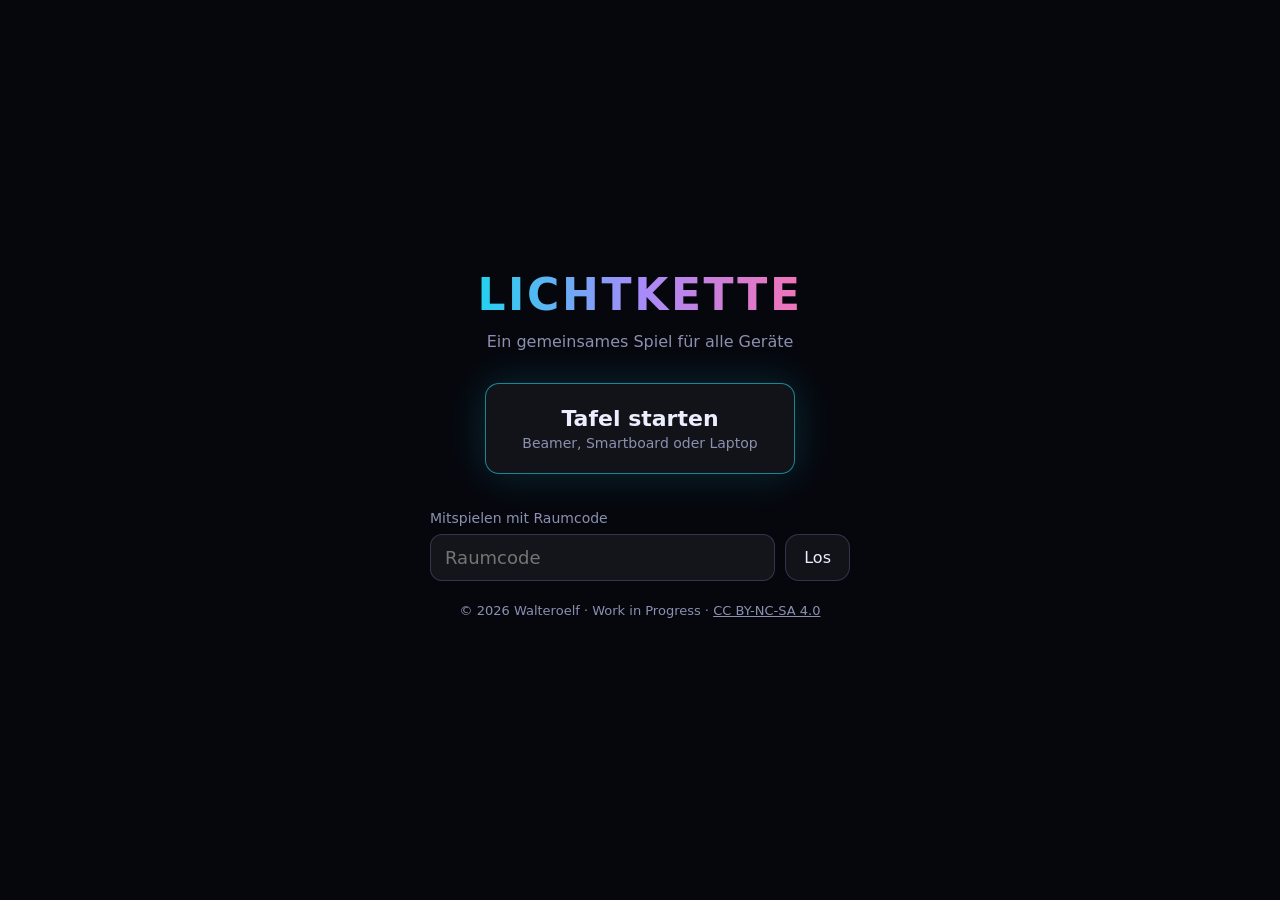
<file: index.html>
<!doctype html>
<html lang="de">
<head>
<meta charset="utf-8">
<meta name="viewport" content="width=device-width, initial-scale=1, maximum-scale=1, user-scalable=no, viewport-fit=cover">
<meta name="apple-mobile-web-app-capable" content="yes">
<meta name="mobile-web-app-capable" content="yes">
<meta name="apple-mobile-web-app-status-bar-style" content="black-translucent">
<meta name="theme-color" content="#06070d">
<meta name="build" content="20261127-1151">
<script>
// Neue Version erkennen: GitHub liefert Dateien bis zu 10 Minuten zwischengespeichert.
// version.json wird immer frisch geholt. Ist sie neuer als diese Seite, lädt sich die Seite einmal neu.
(function () {
  try {
    var m = document.querySelector('meta[name="build"]');
    var mine = m ? m.content : '';
    fetch('version.json?_=' + Date.now(), { cache: 'no-store' })
      .then(function (r) { return r.ok ? r.json() : null; })
      .then(function (j) {
        if (!j || !j.build || j.build === mine) return;
        var key = 'lk_reload_' + j.build;
        if (sessionStorage.getItem(key)) return; // nur einmal pro Version, damit es nie in einer Schleife endet
        sessionStorage.setItem(key, '1');
        var u = new URL(location.href);
        u.searchParams.set('v', j.build);
        location.replace(u.toString());
      })
      .catch(function () { /* offline: die vorhandene Version weiterbenutzen */ });
  } catch (e) { /* ältere Browser */ }
})();
</script>
<title>Lichtkette</title>
<link rel="apple-touch-icon" href="icon-180.png">
<link rel="icon" type="image/png" sizes="192x192" href="icon-192.png">
<link rel="stylesheet" href="style.css?v=20261127-1151">
</head>
<body>

<!-- Startseite ohne Raum -->
<section id="scr-home" class="scr" hidden>
  <h1 class="logo">Lichtkette</h1>
  <p class="sub">Ein gemeinsames Spiel für alle Geräte</p>
  <div class="home-actions">
    <a class="big-btn" href="?tafel=1">Tafel starten<small>Beamer, Smartboard oder Laptop</small></a>
    <form id="joinForm" class="join">
      <label for="joinCode">Mitspielen mit Raumcode</label>
      <div class="row">
        <input id="joinCode" autocomplete="off" autocapitalize="off" spellcheck="false" placeholder="Raumcode">
        <button class="btn" type="submit">Los</button>
      </div>
      <p id="joinErr" class="err" hidden>Der Code besteht aus 4 bis 24 Buchstaben, Zahlen oder Bindestrichen.</p>
    </form>
  </div>
  <p class="foot copyright-line">© 2026 Walteroelf · Work in Progress · <a href="https://github.com/Walteroelf/Lichtkette/blob/main/LICENSE.md" target="_blank" rel="noopener">CC BY-NC-SA 4.0</a></p>
</section>

<!-- Lehrer: Spielleitung (Fernbedienung für die Tafel, nur mit Schlüssel aus dem Lehrer-QR) -->
<section id="scr-teacher" class="scr" hidden>
  <div class="t-wrap">
    <header class="t-head">
      <h1>Spielleitung</h1>
      <span class="t-conn"><span id="tConn" class="dot bad"></span> <span id="tStatus">Verbinde …</span></span>
    </header>

    <div id="tSummary" class="t-summary"></div>

    <div class="t-bar">
      <button id="tPause" class="btn t-big" disabled>⏸ Pause</button>
      <button id="tGo" class="btn t-big primary" hidden>Los ▶</button>
      <button id="tMuAgain" class="btn t-big ghost" hidden>Noch einmal zeigen</button>
      <button id="tRestart" class="btn t-big ghost">Neue Runde</button>
    </div>

    <section class="t-card">
      <h2>Spielart</h2>
      <div id="tViewGames">
        <button type="button" id="tCurGame" class="btn cur">Aktuelles Spiel: Einstellungen ›</button>
      <h3 class="ggroup">Einfach</h3>
      <div class="gcards">
        <button type="button" class="gcard" data-tgm="basal"><b>Basal (ganz einfach)</b><small>Das Licht wandert ohne Zeitdruck und ohne Ziel. Große Fläche, weicher Ton.</small></button>
        <button type="button" class="gcard" data-tgm="klassik"><b>Lichtkette</b><small>Ein Licht wandert zufällig von Gerät zu Gerät. Auch als Zeitspiel.</small></button>
      </div>
      <h3 class="ggroup">Alle zusammen</h3>
      <div class="gcards">
        <button type="button" class="gcard" data-tgm="dunkel"><b>Die Dunkelheit</b><small>Ein Nebel kriecht heran. Gemeinsam das Gruppenlicht am Leben halten.</small></button>
        <button type="button" class="gcard" data-tgm="bild"><b>Lichtbild</b><small>Die Lichtspuren ergeben ein gemeinsames Bild zum Speichern.</small></button>
        <button type="button" class="gcard" data-tgm="schatz"><b>Schatz-Licht</b><small>Das Licht sammelt Sterne ein, die bei einzelnen Geräten liegen.</small></button>
        <button type="button" class="gcard" data-tgm="regen"><b>Sternenregen</b><small>Alle sammeln Sterne, dazu wandert ein Licht.</small></button>
        <button type="button" class="gcard" data-tgm="sduell"><b>Sterne gegeneinander</b><small>Zwei Teams sammeln Sterne in ihren Korb.</small></button>
        <button type="button" class="gcard" data-tgm="doppel"><b>Doppelte Lichter</b><small>Zwei oder drei Lichter gleichzeitig.</small></button>
      </div>
      <h3 class="ggroup">Team gegen Team</h3>
      <div class="gcards">
        <button type="button" class="gcard" data-tgm="staffel"><b>Staffel</b><small>Zwei Teams, wer zuerst die Weitergaben schafft, gewinnt.</small></button>
        <button type="button" class="gcard" data-tgm="zieh"><b>Tauziehen</b><small>Zwei Teams ziehen an einem Seil. Aufholen ist möglich.</small></button>
        <button type="button" class="gcard" data-tgm="extrem"><b>Staffel Hardcore</b><small>Staffel mit Spur: erst nachziehen, dann weitergeben.</small></button>
      </div>
      <h3 class="ggroup">Knobeln</h3>
      <div class="gcards">
        <button type="button" class="gcard" data-tgm="muster"><b>Muster nachspielen</b><small>Reihenfolge merken und nachspielen, jede Runde länger.</small></button>
        <button type="button" class="gcard" data-tgm="geheim"><b>Geheime Reihenfolge</b><small>Die Gruppe findet heraus, wer als Nächstes dran ist.</small></button>
      </div>

        <h3 class="ggroup">Grundlegendes</h3>
        <div class="t-row">
          <label>Nach einer Runde</label>
          <div class="seg wide"><button data-tnr="1">wartet auf „Neue Runde“</button><button data-tnr="0">geht automatisch weiter</button></div>
        </div>
      </div>
      <div id="tViewGame" hidden>
        <button type="button" id="tBackToGames" class="btn ghost back">‹ Alle Spiele</button>
        <h3 id="tGameTitle" class="gtitle"></h3>
        <p data-tfor="basal" class="info">Hier gibt es nichts einzustellen. Alle Geräte bekommen eine große feste Tippfläche, das Licht wandert ohne Zeitlimit und ohne Ziel.</p>
      <div data-tfor="klassik" class="t-row">
        <label>Modus</label>
        <div class="seg wide"><button data-ttm="0">Ruhig</button><button data-ttm="1">Zeitspiel</button></div>
      </div>
      <div data-tfor="regen sduell" class="t-row">
        <label>Sterne pro Gerät und Päckchen</label>
        <div class="seg wide"><button data-tfs="0">bunt gemischt (1 bis 3)</button><button data-tfs="1">1</button><button data-tfs="2">2</button><button data-tfs="3">3</button></div>
      </div>
      <div data-tfor="schatz regen sduell" class="t-row">
        <label>Sterne einsammeln am Touch-Gerät</label>
        <div class="seg wide"><button data-tsb="0">antippen</button><button data-tsb="1">in den Korb ziehen</button></div>
      </div>
      <div data-tfor="staffel extrem sduell" class="t-row">
        <label>Anzahl der Teams</label>
        <div class="seg wide"><button data-ttn="2">2</button><button data-ttn="3">3</button><button data-ttn="4">4</button></div>
      </div>
      <div data-tfor="staffel zieh extrem sduell" class="t-row">
        <label>Schwierigkeit: Tipps pro Weitergabe (am Touch-Gerät springt das Symbol nach jedem Treffer)</label>
        <div class="seg wide"><button data-tmt="1">1</button><button data-tmt="2">2</button><button data-tmt="3">3</button></div>
        <label>Tipp daneben</label>
        <div class="seg wide"><button data-tmf="0">egal</button><button data-tmf="1">fängt von vorn an</button></div>
      </div>
      <div data-tfor="dunkel" class="t-row">
        <label>Tempo der Dunkelheit: 1 sehr ruhig bis 10 sehr schnell (steht still, solange ein Gerät mit „Zeit zählt nicht“ das Licht hat)</label>
        <div class="seg wide dkseg"><button data-tdkv="1">1</button><button data-tdkv="2">2</button><button data-tdkv="3">3</button><button data-tdkv="4">4</button><button data-tdkv="5">5</button><button data-tdkv="6">6</button><button data-tdkv="7">7</button><button data-tdkv="8">8</button><button data-tdkv="9">9</button><button data-tdkv="10">10</button></div>
      </div>
      <div data-tfor="doppel" class="t-row">
        <label>Lichter gleichzeitig</label>
        <div class="seg wide"><button data-tnl="2">2</button><button data-tnl="3">3</button></div>
      </div>
      <div data-tfor="schatz" class="t-row">
        <label>Sterne pro Schatz (jeder Stern zählt, immer einer sichtbar, „steigend“: alle 4 Sterne einer mehr, höchstens 5)</label>
        <div class="seg wide"><button data-tsp="1">1</button><button data-tsp="2">2</button><button data-tsp="3">3</button><button data-tsp="5">5</button><button data-tsp="0">steigend</button></div>
        <label>Stern springt weiter nach (nur Geräte mit „Stern extra antippen“)</label>
        <div class="seg wide"><button data-tsj="0">bleibt</button><button data-tsj="6">6 s</button><button data-tsj="4">4 s</button><button data-tsj="3">3 s</button></div>
      </div>
      <div data-tfor="staffel zieh" class="t-row">
        <label>Serie (Siegpunkte über mehrere Runden)</label>
        <div class="seg wide"><button data-tser="0">aus</button><button data-tser="2">Best of 3</button><button data-tser="3">Best of 5</button></div>
        <label>Teams</label>
        <div class="seg wide"><button data-ttsel="0">zufällig</button><button data-ttsel="1">Schüler wählen</button></div>
        <button id="tShake" class="btn" type="button" hidden>🎲 Teams neu würfeln</button>
        <label>Strafpause bei Fehltipp (nur Geräte mit „mit Strafe“)</label>
        <div class="seg wide"><button data-tpen="0">aus</button><button data-tpen="2">2 s</button><button data-tpen="4">4 s</button></div>
      </div>
      <div class="t-row" data-tfor="klassik staffel zieh extrem regen sduell doppel schatz dunkel muster bild geheim">
        <label id="tGnLabel">Weitergaben pro Runde</label>
        <div class="stepper"><button id="tGnAuto" class="btn" type="button">Auto</button><button class="btn" type="button" data-tgnstep="-5" aria-label="5 weniger">−5</button><span id="tGnVal">Auto</span><button class="btn" type="button" data-tgnstep="5" aria-label="5 mehr">+5</button></div>
      </div>
      </div>
    </section>

    <section class="t-card">
      <h2>Diagnose</h2>
      <ul id="tDiag" class="t-diag"></ul>
      <div class="t-dev-actions">
        <button id="tEcho" class="btn ghost" type="button">Verbindung testen</button>
        <button id="tSound" class="btn ghost" type="button">Ton der Tafel an/aus</button>
      </div>
      <p id="tEchoRes" class="info"></p>
    </section>

    <section class="t-card">
      <h2>Geräte <span id="tCount" class="t-count"></span></h2>
      <div id="tDevices"></div>
      <p id="tNone" class="info">Noch keine Geräte verbunden.</p>
    </section>

    <p class="info t-foot">Namen bleiben nur auf diesem Gerät. Befehle und Geräteinfos gehen verschlüsselt an die Tafel. Die Tafel zeigt keine Namen.</p>
  </div>
</section>

<!-- Spieler: Eingabeart wählen -->
<section id="scr-mode" class="scr" hidden>
  <button type="button" class="fsbtn mode" aria-label="Vollbild" tabindex="-1" hidden>⛶</button>
  <h1>Wie spielst du?</h1>
  <div class="cards">
    <button class="card" data-mode="touch"><span class="ico">👆</span><b>Tippen</b><small>Mit dem Finger irgendwo auf den Bildschirm tippen.<br>Für iPad und Touchscreen.</small></button>
    <button class="card" data-mode="taster"><span class="ico">🔘</span><b>Taster</b><small>Mit einem Taster, Schalter oder der Leertaste drücken.<br>Für Taster wie iSwitch.</small></button>
    <button class="card" data-mode="blick"><span class="ico">👁</span><b>Blick / Maus</b><small>Mit den Augen auf einen großen Kreis schauen oder klicken.<br>Für Augensteuerung wie das GridPad.</small></button>
  </div>
  <div class="opts" id="optsBox" hidden>
    <div class="opt">
      <span>Licht wandert weiter nach</span>
      <div class="seg">
        <button data-w="0">nie</button><button data-w="10">10 s</button><button data-w="30">30 s</button>
      </div>
    </div>
    <div class="opt">
      <span>Ton auf diesem Gerät</span>
      <div class="seg"><button data-snd="1">an</button><button data-snd="0">aus</button></div>
    </div>
    <div class="opt" title="Automatisch: Beim Tippen springt der Punkt bei jedem Licht an eine andere Stelle, damit man nicht einfach in die Mitte tippen kann. Bei Blick und Maus bleibt der Kreis fest in der Mitte. Beim Taster gibt es keine Tippfläche.">
      <span>Tippfläche</span>
      <div class="seg"><button data-tg="">automatisch</button><button data-tg="full">fest</button><button data-tg="rnd">springender Punkt</button></div>
    </div>
    <div class="opt" title="Im Zeitspiel steht die Uhr, solange dieses Gerät das Licht hat. In der Staffel wartet das andere Team.">
      <span>Zeit dieses Geräts (Zeitspiel, Staffel)</span>
      <div class="seg"><button data-nt="0">zählt</button><button data-nt="1">zählt nicht</button></div>
    </div>
    <div class="opt" title="Nur für das Schatz-Licht. Liegt bei diesem Gerät ein Stern, erscheint ein gelber Stern. „antippen“: Licht und Stern müssen beide getippt werden, in beliebiger Reihenfolge (mit Taster: zweimal drücken, erst der Stern, dann das Licht; mit Blick: zweites Ziel). „automatisch“: Ein Tipp reicht, der Stern wird mit eingesammelt. Automatisch: Tippen = antippen, Taster und Blick = automatisch.">
      <span>Stern einsammeln (Schatz-Licht)</span>
      <div class="seg"><button data-sapref="">automatisch je nach Eingabeart</button><button data-sapref="auto">ein Tipp reicht</button><button data-sapref="tap">Stern extra antippen</button></div>
    </div>
    <div class="opt" title="Nur für die Staffel, nur bei Tippen und Maus, und nur wenn die Tafel Strafpause eingeschaltet hat. Ein Tipp im falschen Moment oder neben den Punkt hält das Licht des eigenen Teams kurz an.">
      <span>Fehltipps (Staffel)</span>
      <div class="seg"><button data-miss="0">ohne Strafe</button><button data-miss="1">mit Strafe</button></div>
    </div>
    <div class="opt" title="Nur für die Staffel. Bei „automatisch“ verteilt die Tafel die Geräte gleichmäßig auf beide Teams.">
      <span>Team (Staffel)</span>
      <div class="seg"><button data-team="">automatisch</button><button data-team="a">Blau</button><button data-team="b">Pink</button></div>
    </div>
  </div>
  <p id="cfgNote" class="foot" hidden>Die Tafel hat für dieses Gerät Einstellungen vorgegeben.</p>
  <p class="foot"><span id="roomInfo"></span><span id="asBoardWrap" hidden> · <a id="asBoard" href="#">Dieses Gerät als Tafel</a></span></p>
</section>

<!-- Spieler: Taster einrichten -->
<section id="scr-switch" class="scr" hidden>
  <h1 id="swTitle" tabindex="-1">Dein Taster</h1>
  <div class="sw-big" id="swBig">
    <span class="sw-ico">🔘</span>
    <b>Drücke jetzt deinen Taster</b>
    <small>Die App erkennt die Taste und merkt sie sich.</small>
  </div>
  <p id="swResult" class="sw-result">Noch keine Taste gewählt.</p>
  <p id="swHint" class="info"></p>
  <details id="swHelp" class="sw-help">
    <summary>Hilfe: Der Taster reagiert nicht? (zum Beispiel iSwitch)</summary>
    <ul>
      <li><b>Taste erkannt?</b> Drücke den Taster. Steht oben „Erkannt: …“, arbeitet er wie eine Tastatur. Dann ist alles in Ordnung.</li>
      <li><b>Nichts passiert?</b> Dann arbeitet er vermutlich mit der <b>iPad-Schaltersteuerung</b> (Einstellungen → Bedienungshilfen → Schaltersteuerung). Wähle unten <b>„Nur Bildschirm“</b>. Die App zeigt dann nur noch ein großes Ziel, das die Schaltersteuerung auswählen kann.</li>
      <li><b>iSwitch schläft:</b> Nach einer Stunde ohne Benutzung schaltet er sich aus und trennt Bluetooth. Einmal drücken und kurz warten.</li>
      <li><b>Verbindet nicht?</b> In den iPad-Einstellungen unter Bluetooth das Gerät „Ignorieren“ und neu koppeln. War er noch mit einem anderen iPad verbunden, dort zuerst trennen.</li>
      <li><b>Bildschirmtastatur weg?</b> Das ist normal, solange ein Bluetooth-Taster als Tastatur verbunden ist.</li>
    </ul>
  </details>
  <p class="info sw-or">Beim Schatz-Licht (Sterne einsammeln):</p>
  <div class="sw-choices">
    <button class="gm" data-swstar="auto">Ein Druck sammelt alle Sterne</button>
    <button class="gm" data-swstar="tap">Ein Druck pro Stern</button>
  </div>
  <p class="info sw-or">Oder wähle eine Taste aus der Liste:</p>
  <div class="sw-choices">
    <button class="gm" data-swk="Space">Leertaste</button>
    <button class="gm" data-swk="Enter">Enter</button>
    <button class="gm" data-swk="ArrowRight">Pfeil rechts</button>
    <button class="gm" data-swk="ArrowLeft">Pfeil links</button>
    <button class="gm" data-swk="ArrowUp">Pfeil hoch</button>
    <button class="gm" data-swk="ArrowDown">Pfeil runter</button>
    <button class="gm" data-swk="Digit1">Taste 1</button>
    <button class="gm" data-swk="Digit2">Taste 2</button>
    <button class="gm" data-swk="any">Jede Taste</button>
    <button class="gm" data-swk="tap">Nur Bildschirm (iPad-Schaltersteuerung)</button>
  </div>
  <div class="sw-actions">
    <button id="swGo" class="big-btn">Weiter ▶</button>
    <button id="swBack" class="btn ghost" type="button">Zurück</button>
  </div>
</section>

<!-- Spieler: Spielansicht -->
<section id="scr-play" class="scr" hidden>
  <div id="glow"></div>
  <div id="ripple"></div>
  <div id="center">
    <div id="shape"></div>
  </div>
  <div id="dkBars" hidden aria-hidden="true"><div class="dkrow"><span>Licht der Gruppe</span><b id="dkLt">0 / 0</b></div><div class="dkbar"><i id="dkLf"></i></div><div class="dkrow"><span id="dkDl">Dunkelheit</span><b id="dkDv">0 %</b></div><div class="dkbar"><i id="dkDf"></i></div></div>
  <div id="muStrip" hidden aria-hidden="true"></div>
  <p id="tag"></p>
  <p id="msg"></p>
  <div id="cdOv" hidden aria-live="assertive"><b id="cdNum"></b><span>Mach dich bereit</span></div>
  <p id="hint" class="sr-only"></p>
  <canvas id="traceCv" hidden></canvas>
  <button id="hold" aria-label="Licht weitergeben" hidden></button>
  <div id="basket" hidden aria-hidden="true"><svg viewBox="0 0 100 80"><path d="M6 14 L94 14 L80 76 L20 76 Z" fill="#a16a35" stroke="#d4a05a" stroke-width="5" stroke-linejoin="round"/><path d="M12 36 H88 M17 56 H83 M35 14 L38 76 M65 14 L62 76" stroke="rgba(70,40,15,.55)" stroke-width="3" fill="none"/><ellipse cx="50" cy="14" rx="44" ry="9" fill="#2a1f0c" stroke="#d4a05a" stroke-width="5"/></svg></div>
  <button id="star" aria-label="Stern einsammeln" hidden></button>
  <div id="prog"><i></i></div>
  <span id="conn" class="dot bad"></span>
  <button id="change" aria-label="Eingabeart ändern">⋯</button>
  <button id="fsPlay" type="button" class="fsbtn" aria-label="Vollbild" tabindex="-1" hidden>⛶</button>
  <div id="teamPick" hidden>
    <p id="pickHint">Tippe auf dein Team.</p>
    <button type="button" data-pick="a" class="pick a"><b>Blau</b><small>✓ dein Team</small></button>
    <button type="button" data-pick="b" class="pick b"><b>Pink</b><small>✓ dein Team</small></button>
    <button type="button" data-pick="c" class="pick c" hidden><b>Grün</b><small>✓ dein Team</small></button>
    <button type="button" data-pick="d" class="pick d" hidden><b>Gelb</b><small>✓ dein Team</small></button>
  </div>
</section>

<!-- Tafel -->
<section id="scr-board" class="scr" hidden>
  <canvas id="cv"></canvas>
  <div id="idle" class="idle">
    <h1 class="logo">Lichtkette</h1>
    <p>Scannt den QR-Code mit der Kamera und macht mit.</p>
  </div>
  <div id="qrBox" class="big" title="Tippen zum Vergrößern oder Verkleinern">
    <div id="qrImg"></div>
    <div class="qrText"><b>Mitspielen</b><span id="qrLink"></span></div>
  </div>
  <div id="hud">
    <span id="connDot" class="dot bad"></span>
    <span id="count">0 Geräte</span>
    <span id="viewerTag" hidden>Mitschau</span>
  </div>
  <div id="netWarn" role="alert" hidden>Verbindung zum Server gestört. Die Geräte können gerade nicht mitspielen. Es wird automatisch neu versucht.</div>
  <button id="gear" aria-label="Einstellungen">⚙</button>
  <button id="fsTafel" type="button" aria-label="Vollbild" title="Vollbild">⛶</button>
  <button id="goBtn" class="big-btn" hidden>Los ▶</button>
  <button id="shakeBtn" class="btn" hidden>🎲 Teams neu würfeln</button>
  <button id="muIpad" class="btn ghost" hidden aria-pressed="false">Anzeige auf den iPads: aus</button>
  <button id="muHelp" class="btn ghost" hidden aria-pressed="false">Hilfslinien: aus</button>
  <button id="saveBtn" class="btn" hidden>💾 Bild speichern</button>

  <div id="startOv" class="overlay">
    <h1 class="logo">Lichtkette</h1>
    <button id="startBtn" class="big-btn">Tafel starten ▶<small>Ton und Bildschirm bleiben an</small></button>
  </div>

  <dialog id="tDlg">
    <button type="button" class="dlg-x" aria-label="Schließen">✕</button>
    <h2 tabindex="-1" autofocus>Lehrer-QR</h2>
    <p class="warn">Nur für die Lehrkraft! Schüler dürfen diesen Code nicht sehen oder scannen, sonst können sie das Spiel steuern.</p>
    <div id="tQr"></div>
    <p class="info">Das ist ein anderer Code als der Schüler-QR. Mit dem Lehrer-Gerät scannen und dann sofort auf „Verbergen“ tippen. Nach 90 Sekunden verschwindet er von allein.</p>
    <div class="stack">
      <button id="tNew" class="btn ghost">Neuen Schlüssel erzeugen (alte Lehrer-Geräte werden ungültig)</button>
    </div>
    <button id="tHide" class="btn close">Verbergen</button>
  </dialog>

  <dialog id="devDlg">
    <button type="button" class="dlg-x" aria-label="Schließen">✕</button>
    <h2 id="devTitle" tabindex="-1" autofocus>Gerät</h2>
    <div class="stack tight">
      <button id="devBlink" class="btn" type="button">Gerät aufblinken lassen</button>
    </div>
    <p class="info">Die Einstellungen gelten nur für dieses Gerät. Markiert ist, was gerade gilt. „Alles zurücksetzen“ stellt die Standardwerte wieder her.</p>
    <div class="stack tight">
      <label>Tippfläche</label>
      <div class="seg wide" data-cfg="rnd" data-type="int"><button data-v="0">fest</button><button data-v="1">springender Punkt</button></div>
    </div>
    <div class="stack tight">
      <label>Größe des Punkts oder Kreises</label>
      <div class="seg wide" data-cfg="sz" data-type="float"><button data-v="0.35">klein</button><button data-v="0.75">normal</button><button data-v="1">groß</button><button data-v="1.4">sehr groß</button></div>
    </div>
    <div class="stack tight">
      <label>Stern einsammeln (Schatz-Licht)</label>
      <div class="seg wide" data-cfg="sa" data-type="int"><button data-v="1">ein Tipp reicht</button><button data-v="0">Stern extra antippen</button></div>
    </div>
    <div class="stack tight">
      <label>Fehltipps (Staffel, nur Tippen und Maus, nie bei Blick-Maus)</label>
      <div class="seg wide" data-cfg="pn" data-type="int"><button data-v="0">ohne Strafe</button><button data-v="1">mit Strafe</button></div>
    </div>
    <div class="stack tight">
      <label>Zeit dieses Geräts (Zeitspiel, Staffel)</label>
      <div class="seg wide" data-cfg="nt" data-type="int"><button data-v="0">zählt</button><button data-v="1">zählt nicht</button></div>
    </div>
    <div class="stack tight">
      <label>Licht wandert weiter nach</label>
      <div class="seg wide" data-cfg="w" data-type="int"><button data-v="0">nie</button><button data-v="10">10 s</button><button data-v="30">30 s</button></div>
    </div>
    <div class="stack tight">
      <label>Tipps pro Weitergabe (Staffel und Tauziehen; „wie Spiel“ = Einstellung des Spiels, die gilt nur für Touch. Für Taster und Blick-Maus hier 2 oder 3 wählen, dann springt dort auch der Punkt, wenn „springender Punkt“ gewählt ist)</label>
      <div class="seg wide" data-cfg="mt" data-type="int"><button data-v="">wie Spiel</button><button data-v="1">1</button><button data-v="2">2</button><button data-v="3">3</button></div>
    </div>
    <p id="devTime" class="info" hidden></p>
    <div class="stack tight">
      <label>Team (Staffel, wirkt vor dem Start einer Runde)</label>
      <div class="seg wide" data-cfg="tt" data-type="str"><button data-v="x">automatisch</button><button data-v="a">Blau</button><button data-v="b">Pink</button><button data-v="c">Grün</button><button data-v="d">Gelb</button></div>
    </div>
    <div class="stack"><button id="devReset" class="btn ghost">Alles zurücksetzen</button></div>
    <button id="devClose" class="btn close">Fertig</button>
  </dialog>

  <dialog id="dlg">
    <button type="button" class="dlg-x" aria-label="Schließen">✕</button>
    <h2 tabindex="-1" autofocus>Tafel</h2>
    <!-- Ansicht 1: Spielart wählen, darunter die grundlegenden Einstellungen -->
    <div id="viewGames">
      <div class="topbtns"><button type="button" id="curGame" class="btn cur">Aktuelles Spiel: Einstellungen ›</button>
      <button type="button" id="basicsBtn" class="btn ghost">⚙ Allgemeines</button></div>
      <div id="modeBox">
      <h3 class="ggroup">Einfach</h3>
      <div class="gcards">
        <button type="button" class="gcard" data-gm="basal" title="Das Licht wandert ohne Zeitdruck und ohne Ziel. Große Fläche, weicher Ton."><b>Basal (ganz einfach)</b></button>
        <button type="button" class="gcard" data-gm="klassik" title="Ein Licht wandert zufällig von Gerät zu Gerät. Auch als Zeitspiel."><b>Lichtkette</b></button>
      </div>
      <h3 class="ggroup">Alle zusammen</h3>
      <div class="gcards">
        <button type="button" class="gcard" data-gm="dunkel" title="Ein Nebel kriecht heran. Gemeinsam das Gruppenlicht am Leben halten."><b>Die Dunkelheit</b></button>
        <button type="button" class="gcard" data-gm="bild" title="Die Lichtspuren ergeben ein gemeinsames Bild zum Speichern."><b>Lichtbild</b></button>
        <button type="button" class="gcard" data-gm="schatz" title="Das Licht sammelt Sterne ein, die bei einzelnen Geräten liegen."><b>Schatz-Licht</b></button>
        <button type="button" class="gcard" data-gm="regen" title="Alle sammeln gleichzeitig Sterne, dazu wandert ein Licht mit Bonus-Stern."><b>Sternenregen</b></button>
        <button type="button" class="gcard" data-gm="doppel" title="Zwei oder drei Lichter gleichzeitig."><b>Doppelte Lichter</b></button>
      </div>
      <h3 class="ggroup">Team gegen Team</h3>
      <div class="gcards">
        <button type="button" class="gcard" data-gm="staffel" title="Zwei Teams, wer zuerst die Weitergaben schafft, gewinnt."><b>Staffel</b></button>
        <button type="button" class="gcard" data-gm="zieh" title="Zwei Teams ziehen an einem Seil. Aufholen ist möglich."><b>Tauziehen</b></button>
        <button type="button" class="gcard" data-gm="extrem" title="Staffel mit Spur: erst eine Spur nachziehen, dann weitergeben. Die Stufe passt sich an."><b>Staffel Hardcore</b></button>
        <button type="button" class="gcard" data-gm="sduell" title="Zwei Teams sammeln Sterne in ihren Korb. Wer zuerst genug hat, gewinnt."><b>Sterne gegeneinander</b></button>
      </div>
      <h3 class="ggroup">Knobeln</h3>
      <div class="gcards">
        <button type="button" class="gcard" data-gm="muster" title="Reihenfolge merken und nachspielen, jede Runde länger."><b>Muster nachspielen</b></button>
        <button type="button" class="gcard" data-gm="geheim" title="Die Gruppe findet heraus, wer als Nächstes dran ist."><b>Geheime Reihenfolge</b></button>
      </div>

      </div>
    </div>

    <div id="viewBasics" class="stack" hidden>
      <button type="button" id="backFromBasics" class="btn ghost back">‹ Alle Spiele</button>
      <h3 class="gtitle">Allgemeines</h3>
      <div id="nrBox">
      <div class="stack tight">
        <label>Nach einer Runde</label>
        <div class="seg wide"><button data-nr="1">wartet auf „Neue Runde“</button><button data-nr="0">geht automatisch weiter</button></div>
      </div>
      </div>
      <form id="roomForm" class="stack">
        <label for="roomInput">Raumcode (bleibt gleich, solange du ihn nicht änderst)</label>
        <div class="row">
          <input id="roomInput" autocomplete="off" autocapitalize="off" spellcheck="false">
          <button class="btn" type="submit">Übernehmen</button>
        </div>
        <p id="roomErr" class="err" hidden>4 bis 24 Zeichen: Buchstaben, Zahlen, Bindestrich.</p>
      </form>
      <div class="stack">
        <button id="copyBtn" class="btn">Spieler-Link kopieren</button>
        <button id="newRoomBtn" class="btn ghost">Neuen Raumcode erzeugen</button>
        <button id="sndBtn" class="btn ghost">Ton: an</button>
        <button id="ztBtn" class="btn ghost">Zeit pro Weitergabe: aus</button>
        <button id="teacherQrBtn" class="btn ghost">Lehrer-QR anzeigen</button>
        <button id="fsBtn" class="btn ghost">Vollbild</button>
      </div>
    </div>

    <!-- Ansicht 2 (Untermenü): Einstellungen des gewählten Spiels -->
    <div id="viewGame" class="stack" hidden>
      <button type="button" id="backToGames" class="btn ghost back">‹ Alle Spiele</button>
      <h3 id="gameTitle" class="gtitle"></h3>
      <p id="gmInfo" class="info"></p>
      <p data-for="basal" class="info">Hier gibt es nichts einzustellen. Alle Geräte bekommen eine große feste Tippfläche, das Licht wandert ohne Zeitlimit und ohne Ziel.</p>
      <div data-for="klassik" class="stack tight">
        <label>Modus</label>
        <div class="seg wide"><button data-tm="0">Ruhig</button><button data-tm="1">Zeitspiel</button></div>
      </div>
      <div data-for="extrem" class="stack tight">
        <label>Start-Stufe (1 leicht bis 15 extrem). Touch: 1 bis 5 tippen (groß in der Mitte, kleiner, wandernd, klein, zweimal), 6 bis 8 eine Spur, ab 9 mehrere Bänder, ab 13 ohne Hinweis auf gesperrte Bänder. Taster: bis zu 6 Drücke. Blick-Maus: bis zu 4 Blicke</label>
        <div class="seg wide dkseg xlseg"><button data-xl="1">1</button><button data-xl="2">2</button><button data-xl="3">3</button><button data-xl="4">4</button><button data-xl="5">5</button><button data-xl="6">6</button><button data-xl="7">7</button><button data-xl="8">8</button><button data-xl="9">9</button><button data-xl="10">10</button><button data-xl="11">11</button><button data-xl="12">12</button><button data-xl="13">13</button><button data-xl="14">14</button><button data-xl="15">15</button></div>
        <label>Stufe passt sich jedem Gerät an (schnell = schwerer, langsam = leichter)</label>
        <div class="seg wide"><button data-xa="1">automatisch</button><button data-xa="0">bleibt gleich</button></div>
      </div>
      <div data-for="regen sduell" class="stack tight">
        <label>Sterne pro Gerät und Päckchen</label>
        <div class="seg wide"><button data-fs="0">bunt gemischt (1 bis 3)</button><button data-fs="1">1</button><button data-fs="2">2</button><button data-fs="3">3</button></div>
      </div>
      <div data-for="schatz regen sduell" class="stack tight">
        <label>Sterne einsammeln am Touch-Gerät (der Korb wechselt nach jedem Stern den Platz)</label>
        <div class="seg wide"><button data-sb="0">antippen</button><button data-sb="1">in den Korb ziehen</button></div>
      </div>
      <div data-for="staffel extrem sduell" class="stack tight">
        <label>Anzahl der Teams (jedes mit eigener Farbe: Blau, Pink, Grün, Gelb)</label>
        <div class="seg wide"><button data-tn="2">2</button><button data-tn="3">3</button><button data-tn="4">4</button></div>
      </div>
      <div data-for="staffel zieh extrem sduell" class="stack tight">
        <label>Serie (Siegpunkte über mehrere Runden)</label>
        <div class="seg wide"><button data-ser="0">aus</button><button data-ser="2">Best of 3</button><button data-ser="3">Best of 5</button></div>
        <label>Teams</label>
        <div class="seg wide"><button data-tsel="0">zufällig</button><button data-tsel="1">Schüler wählen</button></div>
        <label>Strafpause bei Fehltipp (nur Geräte, die „mit Strafe“ eingestellt sind)</label>
        <div class="seg wide"><button data-pen="0">aus</button><button data-pen="2">2 s</button><button data-pen="4">4 s</button></div>
      </div>
      <div data-for="staffel zieh" class="stack tight">
        <label>Schwierigkeit: Tipps pro Weitergabe (am Touch-Gerät springt das Symbol nach jedem Treffer)</label>
        <div class="seg wide"><button data-mt="1">1</button><button data-mt="2">2</button><button data-mt="3">3</button></div>
        <label>Tipp daneben (nur bei mehr als 1 Tipp)</label>
        <div class="seg wide"><button data-mf="0">egal</button><button data-mf="1">fängt von vorn an</button></div>
      </div>
      <div data-for="dunkel" class="stack tight">
        <label>Tempo der Dunkelheit: 1 sehr ruhig bis 10 sehr schnell (steht still, solange ein Gerät mit „Zeit zählt nicht“ das Licht hat)</label>
        <div class="seg wide dkseg"><button data-dkv="1">1</button><button data-dkv="2">2</button><button data-dkv="3">3</button><button data-dkv="4">4</button><button data-dkv="5">5</button><button data-dkv="6">6</button><button data-dkv="7">7</button><button data-dkv="8">8</button><button data-dkv="9">9</button><button data-dkv="10">10</button></div>
      </div>
      <div data-for="doppel" class="stack tight">
        <label>Lichter gleichzeitig</label>
        <div class="seg wide"><button data-nl="2">2</button><button data-nl="3">3</button></div>
      </div>
      <div data-for="schatz" class="stack tight">
        <label>Sterne pro Schatz (jeder Stern zählt, immer einer sichtbar)</label>
        <div class="seg wide"><button data-sp="1">1</button><button data-sp="2">2</button><button data-sp="3">3</button><button data-sp="5">5</button><button data-sp="0">steigend</button></div>
        <label>Stern springt weiter nach (nur Geräte mit „Stern extra antippen“)</label>
        <div class="seg wide"><button data-sj="0">bleibt</button><button data-sj="6">6 s</button><button data-sj="4">4 s</button><button data-sj="3">3 s</button></div>
      </div>
      <div data-for="klassik staffel zieh extrem regen sduell doppel schatz dunkel muster bild geheim" class="stack tight">
      <label id="gnLabel">Weitergaben pro Runde</label>
      <div class="stepper"><button id="gnAuto" class="btn" type="button">Auto</button><button class="btn" type="button" data-gnstep="-5" aria-label="5 weniger">−5</button><span id="gnVal">Auto</span><button class="btn" type="button" data-gnstep="5" aria-label="5 mehr">+5</button></div>
      </div>
      <button id="restartBtn" class="btn ghost">Neue Runde starten</button>
    </div>
    <button id="dlgClose" class="btn close">Schließen</button>
  </dialog>
</section>

<!-- Aufblinken: die Tafel will wissen, welches Gerät das ist -->
<div id="blink" hidden aria-live="polite">
  <div id="blinkShape"></div>
  <p>Dieses Gerät</p>
</div>

<script src="lib/mqtt.min.js?v=20261127-1151"></script>
<script src="lib/qrcode.js?v=20261127-1151"></script>
<script src="shared.js?v=20261127-1151"></script>
<script src="net.js?v=20261127-1151"></script>
<script src="board.js?v=20261127-1151"></script>
<script src="player.js?v=20261127-1151"></script>
<script src="teacher.js?v=20261127-1151"></script>
<script src="main.js?v=20261127-1151"></script>
</body>
</html>
</file>
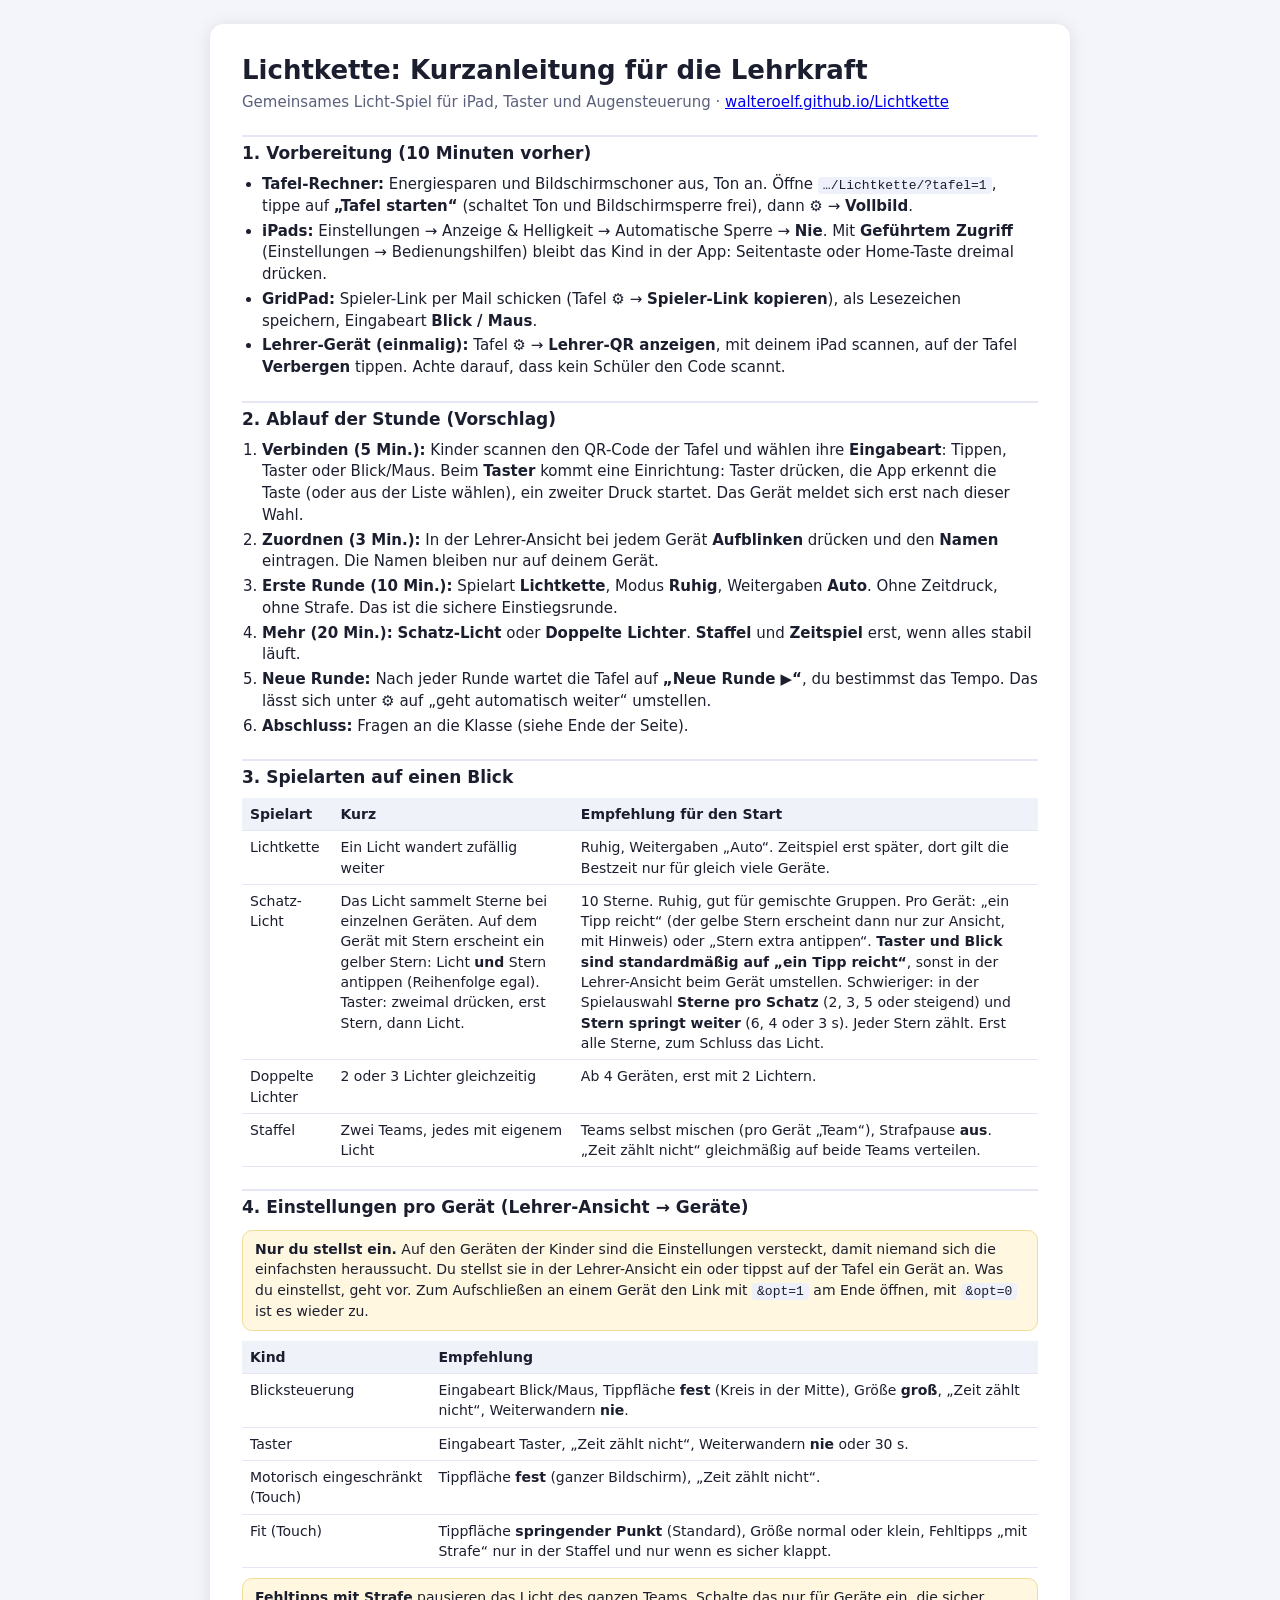
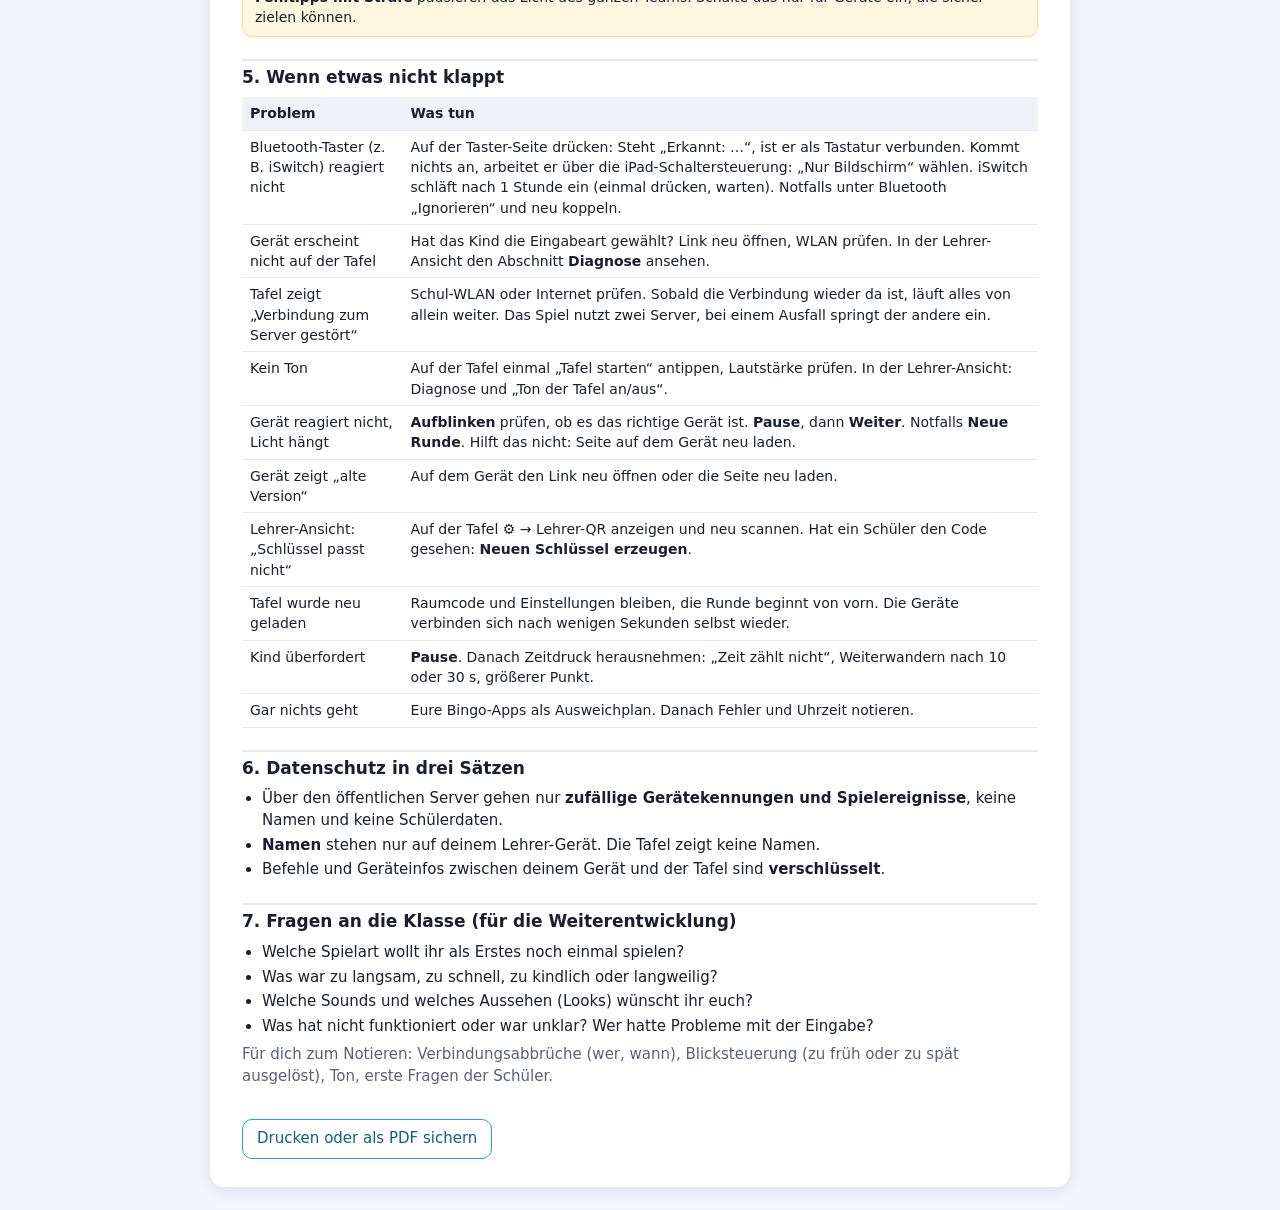
<file: anleitung.html>
<!doctype html>
<html lang="de">
<head>
<meta charset="utf-8">
<meta name="viewport" content="width=device-width, initial-scale=1">
<meta name="robots" content="noindex">
<title>Lichtkette Kurzanleitung</title>
<link rel="apple-touch-icon" href="icon-180.png">
<link rel="icon" type="image/png" sizes="192x192" href="icon-192.png">
<style>
  :root { color-scheme: light; }
  * { box-sizing: border-box; }
  body { font: 15px/1.45 system-ui, -apple-system, "Segoe UI", Roboto, sans-serif; color: #1b1e2e; background: #f4f5fa; margin: 0; padding: 24px 16px; }
  main { max-width: 860px; margin: 0 auto; background: #fff; border-radius: 14px; padding: 28px 32px; box-shadow: 0 2px 18px rgba(20, 24, 60, 0.1); }
  h1 { font-size: 26px; margin: 0 0 2px; }
  .sub { color: #5a607c; margin: 0 0 18px; }
  h2 { font-size: 17px; margin: 22px 0 8px; padding-top: 4px; border-top: 2px solid #e5e8f4; }
  ol, ul { margin: 6px 0 6px 20px; padding: 0; }
  li { margin: 3px 0; }
  table { border-collapse: collapse; width: 100%; margin: 6px 0; font-size: 14px; }
  th, td { text-align: left; vertical-align: top; padding: 6px 8px; border-bottom: 1px solid #e5e8f4; }
  th { background: #f0f2fa; font-weight: 600; }
  code { background: #eef0fa; padding: 1px 5px; border-radius: 4px; font-size: 13px; }
  .note { background: #fff7e0; border: 1px solid #f2dc95; border-radius: 10px; padding: 8px 12px; margin: 10px 0; font-size: 14px; }
  .btn { display: inline-block; margin-top: 14px; padding: 8px 14px; border: 1.5px solid #22a6c4; border-radius: 10px; background: #fff; color: #0e6378; font: inherit; cursor: pointer; }
  @page { size: A4; margin: 12mm; }
  @media print {
    body { background: #fff; padding: 0; font-size: 11.5px; line-height: 1.35; }
    main { box-shadow: none; padding: 0; max-width: none; }
    h1 { font-size: 20px; }
    h2 { font-size: 13.5px; margin-top: 12px; }
    table { font-size: 11px; }
    .btn { display: none; }
    a { color: inherit; text-decoration: none; }
  }
</style>
</head>
<body>
<main>
  <h1>Lichtkette: Kurzanleitung für die Lehrkraft</h1>
  <p class="sub">Gemeinsames Licht-Spiel für iPad, Taster und Augensteuerung · <a href="https://walteroelf.github.io/Lichtkette/">walteroelf.github.io/Lichtkette</a></p>

  <h2>1. Vorbereitung (10 Minuten vorher)</h2>
  <ul>
    <li><b>Tafel-Rechner:</b> Energiesparen und Bildschirmschoner aus, Ton an. Öffne <code>…/Lichtkette/?tafel=1</code>, tippe auf <b>„Tafel starten“</b> (schaltet Ton und Bildschirmsperre frei), dann ⚙ → <b>Vollbild</b>.</li>
    <li><b>iPads:</b> Einstellungen → Anzeige &amp; Helligkeit → Automatische Sperre → <b>Nie</b>. Mit <b>Geführtem Zugriff</b> (Einstellungen → Bedienungshilfen) bleibt das Kind in der App: Seitentaste oder Home-Taste dreimal drücken.</li>
    <li><b>GridPad:</b> Spieler-Link per Mail schicken (Tafel ⚙ → <b>Spieler-Link kopieren</b>), als Lesezeichen speichern, Eingabeart <b>Blick / Maus</b>.</li>
    <li><b>Lehrer-Gerät (einmalig):</b> Tafel ⚙ → <b>Lehrer-QR anzeigen</b>, mit deinem iPad scannen, auf der Tafel <b>Verbergen</b> tippen. Achte darauf, dass kein Schüler den Code scannt.</li>
  </ul>

  <h2>2. Ablauf der Stunde (Vorschlag)</h2>
  <ol>
    <li><b>Verbinden (5 Min.):</b> Kinder scannen den QR-Code der Tafel und wählen ihre <b>Eingabeart</b>: Tippen, Taster oder Blick/Maus. Beim <b>Taster</b> kommt eine Einrichtung: Taster drücken, die App erkennt die Taste (oder aus der Liste wählen), ein zweiter Druck startet. Das Gerät meldet sich erst nach dieser Wahl.</li>
    <li><b>Zuordnen (3 Min.):</b> In der Lehrer-Ansicht bei jedem Gerät <b>Aufblinken</b> drücken und den <b>Namen</b> eintragen. Die Namen bleiben nur auf deinem Gerät.</li>
    <li><b>Erste Runde (10 Min.):</b> Spielart <b>Lichtkette</b>, Modus <b>Ruhig</b>, Weitergaben <b>Auto</b>. Ohne Zeitdruck, ohne Strafe. Das ist die sichere Einstiegsrunde.</li>
    <li><b>Mehr (20 Min.):</b> <b>Schatz-Licht</b> oder <b>Doppelte Lichter</b>. <b>Staffel</b> und <b>Zeitspiel</b> erst, wenn alles stabil läuft.</li>
    <li><b>Neue Runde:</b> Nach jeder Runde wartet die Tafel auf <b>„Neue Runde ▶“</b>, du bestimmst das Tempo. Das lässt sich unter ⚙ auf „geht automatisch weiter“ umstellen.</li>
    <li><b>Abschluss:</b> Fragen an die Klasse (siehe Ende der Seite).</li>
  </ol>

  <h2>3. Spielarten auf einen Blick</h2>
  <table>
    <tr><th>Spielart</th><th>Kurz</th><th>Empfehlung für den Start</th></tr>
    <tr><td>Lichtkette</td><td>Ein Licht wandert zufällig weiter</td><td>Ruhig, Weitergaben „Auto“. Zeitspiel erst später, dort gilt die Bestzeit nur für gleich viele Geräte.</td></tr>
    <tr><td>Schatz-Licht</td><td>Das Licht sammelt Sterne bei einzelnen Geräten. Auf dem Gerät mit Stern erscheint ein gelber Stern: Licht <b>und</b> Stern antippen (Reihenfolge egal). Taster: zweimal drücken, erst Stern, dann Licht.</td><td>10 Sterne. Ruhig, gut für gemischte Gruppen. Pro Gerät: „ein Tipp reicht“ (der gelbe Stern erscheint dann nur zur Ansicht, mit Hinweis) oder „Stern extra antippen“. <b>Taster und Blick sind standardmäßig auf „ein Tipp reicht“</b>, sonst in der Lehrer-Ansicht beim Gerät umstellen. Schwieriger: in der Spielauswahl <b>Sterne pro Schatz</b> (2, 3, 5 oder steigend) und <b>Stern springt weiter</b> (6, 4 oder 3 s). Jeder Stern zählt. Erst alle Sterne, zum Schluss das Licht.</td></tr>
    <tr><td>Doppelte Lichter</td><td>2 oder 3 Lichter gleichzeitig</td><td>Ab 4 Geräten, erst mit 2 Lichtern.</td></tr>
    <tr><td>Staffel</td><td>Zwei Teams, jedes mit eigenem Licht</td><td>Teams selbst mischen (pro Gerät „Team“), Strafpause <b>aus</b>. „Zeit zählt nicht“ gleichmäßig auf beide Teams verteilen.</td></tr>
  </table>

  <h2>4. Einstellungen pro Gerät (Lehrer-Ansicht → Geräte)</h2>
  <div class="note"><b>Nur du stellst ein.</b> Auf den Geräten der Kinder sind die Einstellungen versteckt, damit niemand sich die einfachsten heraussucht. Du stellst sie in der Lehrer-Ansicht ein oder tippst auf der Tafel ein Gerät an. Was du einstellst, geht vor. Zum Aufschließen an einem Gerät den Link mit <code>&amp;opt=1</code> am Ende öffnen, mit <code>&amp;opt=0</code> ist es wieder zu.</div>
  <table>
    <tr><th>Kind</th><th>Empfehlung</th></tr>
    <tr><td>Blicksteuerung</td><td>Eingabeart Blick/Maus, Tippfläche <b>fest</b> (Kreis in der Mitte), Größe <b>groß</b>, „Zeit zählt nicht“, Weiterwandern <b>nie</b>.</td></tr>
    <tr><td>Taster</td><td>Eingabeart Taster, „Zeit zählt nicht“, Weiterwandern <b>nie</b> oder 30 s.</td></tr>
    <tr><td>Motorisch eingeschränkt (Touch)</td><td>Tippfläche <b>fest</b> (ganzer Bildschirm), „Zeit zählt nicht“.</td></tr>
    <tr><td>Fit (Touch)</td><td>Tippfläche <b>springender Punkt</b> (Standard), Größe normal oder klein, Fehltipps „mit Strafe“ nur in der Staffel und nur wenn es sicher klappt.</td></tr>
  </table>
  <div class="note"><b>Fehltipps mit Strafe</b> pausieren das Licht des ganzen Teams. Schalte das nur für Geräte ein, die sicher zielen können.</div>

  <h2>5. Wenn etwas nicht klappt</h2>
  <table>
    <tr><th>Problem</th><th>Was tun</th></tr>
    <tr><td>Bluetooth-Taster (z. B. iSwitch) reagiert nicht</td><td>Auf der Taster-Seite drücken: Steht „Erkannt: …“, ist er als Tastatur verbunden. Kommt nichts an, arbeitet er über die iPad-Schaltersteuerung: „Nur Bildschirm“ wählen. iSwitch schläft nach 1 Stunde ein (einmal drücken, warten). Notfalls unter Bluetooth „Ignorieren“ und neu koppeln.</td></tr>
    <tr><td>Gerät erscheint nicht auf der Tafel</td><td>Hat das Kind die Eingabeart gewählt? Link neu öffnen, WLAN prüfen. In der Lehrer-Ansicht den Abschnitt <b>Diagnose</b> ansehen.</td></tr>
    <tr><td>Tafel zeigt „Verbindung zum Server gestört“</td><td>Schul-WLAN oder Internet prüfen. Sobald die Verbindung wieder da ist, läuft alles von allein weiter. Das Spiel nutzt zwei Server, bei einem Ausfall springt der andere ein.</td></tr>
    <tr><td>Kein Ton</td><td>Auf der Tafel einmal „Tafel starten“ antippen, Lautstärke prüfen. In der Lehrer-Ansicht: Diagnose und „Ton der Tafel an/aus“.</td></tr>
    <tr><td>Gerät reagiert nicht, Licht hängt</td><td><b>Aufblinken</b> prüfen, ob es das richtige Gerät ist. <b>Pause</b>, dann <b>Weiter</b>. Notfalls <b>Neue Runde</b>. Hilft das nicht: Seite auf dem Gerät neu laden.</td></tr>
    <tr><td>Gerät zeigt „alte Version“</td><td>Auf dem Gerät den Link neu öffnen oder die Seite neu laden.</td></tr>
    <tr><td>Lehrer-Ansicht: „Schlüssel passt nicht“</td><td>Auf der Tafel ⚙ → Lehrer-QR anzeigen und neu scannen. Hat ein Schüler den Code gesehen: <b>Neuen Schlüssel erzeugen</b>.</td></tr>
    <tr><td>Tafel wurde neu geladen</td><td>Raumcode und Einstellungen bleiben, die Runde beginnt von vorn. Die Geräte verbinden sich nach wenigen Sekunden selbst wieder.</td></tr>
    <tr><td>Kind überfordert</td><td><b>Pause</b>. Danach Zeitdruck herausnehmen: „Zeit zählt nicht“, Weiterwandern nach 10 oder 30 s, größerer Punkt.</td></tr>
    <tr><td>Gar nichts geht</td><td>Eure Bingo-Apps als Ausweichplan. Danach Fehler und Uhrzeit notieren.</td></tr>
  </table>

  <h2>6. Datenschutz in drei Sätzen</h2>
  <ul>
    <li>Über den öffentlichen Server gehen nur <b>zufällige Gerätekennungen und Spielereignisse</b>, keine Namen und keine Schülerdaten.</li>
    <li><b>Namen</b> stehen nur auf deinem Lehrer-Gerät. Die Tafel zeigt keine Namen.</li>
    <li>Befehle und Geräteinfos zwischen deinem Gerät und der Tafel sind <b>verschlüsselt</b>.</li>
  </ul>

  <h2>7. Fragen an die Klasse (für die Weiterentwicklung)</h2>
  <ul>
    <li>Welche Spielart wollt ihr als Erstes noch einmal spielen?</li>
    <li>Was war zu langsam, zu schnell, zu kindlich oder langweilig?</li>
    <li>Welche Sounds und welches Aussehen (Looks) wünscht ihr euch?</li>
    <li>Was hat nicht funktioniert oder war unklar? Wer hatte Probleme mit der Eingabe?</li>
  </ul>
  <p class="sub">Für dich zum Notieren: Verbindungsabbrüche (wer, wann), Blicksteuerung (zu früh oder zu spät ausgelöst), Ton, erste Fragen der Schüler.</p>

  <button class="btn" onclick="window.print()">Drucken oder als PDF sichern</button>
</main>
</body>
</html>
</file>
<file: style.css>
:root {
  --bg: #06070d;
  --fg: #eceeff;
  --muted: #8b90b0;
  --line: rgba(160, 170, 255, 0.22);
  --accent: #22d3ee;
  --c: #8b90b0;
  font-family: system-ui, -apple-system, "Segoe UI", Roboto, sans-serif;
}

* { box-sizing: border-box; -webkit-tap-highlight-color: transparent; }
[hidden] { display: none !important; }

html, body {
  margin: 0;
  height: 100%;
  background: var(--bg);
  color: var(--fg);
  overflow: hidden;
  overscroll-behavior: none;
  touch-action: manipulation;
  -webkit-user-select: none;
  user-select: none;
}

.scr {
  position: fixed;
  inset: 0;
  display: flex;
  flex-direction: column;
  align-items: center;
  justify-content: center;
  padding: max(20px, env(safe-area-inset-top)) 20px max(20px, env(safe-area-inset-bottom));
  text-align: center;
}

h1 { font-size: clamp(28px, 5vw, 44px); font-weight: 650; margin: 0 0 24px; letter-spacing: 0.01em; }
h2 { margin: 0 0 14px; font-size: 22px; }
.logo {
  background: linear-gradient(90deg, #22d3ee, #a78bfa, #f472b6);
  -webkit-background-clip: text;
  background-clip: text;
  color: transparent;
  letter-spacing: 0.06em;
  text-transform: uppercase;
  font-weight: 700;
}
.sub { color: var(--muted); margin: -12px 0 32px; }
.sr-only { position: absolute; width: 1px; height: 1px; overflow: hidden; clip: rect(0 0 0 0); }
.err { color: #fb7185; font-size: 14px; margin: 6px 0 0; }

/* ---------- Knöpfe, Felder ---------- */
.btn, .big-btn, .card, .seg button {
  font: inherit;
  color: inherit;
  cursor: pointer;
  border: 1.5px solid var(--line);
  background: rgba(255, 255, 255, 0.05);
  border-radius: 14px;
}
.btn { padding: 12px 18px; font-size: 16px; }
.btn.ghost { background: transparent; }
.btn:hover, .big-btn:hover { border-color: var(--accent); }
.big-btn {
  display: inline-flex;
  flex-direction: column;
  gap: 4px;
  padding: 22px 36px;
  font-size: 22px;
  font-weight: 600;
  text-decoration: none;
  border-color: rgba(34, 211, 238, 0.6);
  box-shadow: 0 0 40px rgba(34, 211, 238, 0.18);
}
.big-btn small { font-size: 14px; font-weight: 400; color: var(--muted); }
input {
  font: inherit;
  font-size: 18px;
  color: var(--fg);
  background: rgba(255, 255, 255, 0.06);
  border: 1.5px solid var(--line);
  border-radius: 12px;
  padding: 12px 14px;
  min-width: 0;
  flex: 1;
  -webkit-user-select: text;
  user-select: text;
}
input:focus { outline: 2px solid var(--accent); outline-offset: 1px; }
.row { display: flex; gap: 10px; }
.stack { display: flex; flex-direction: column; gap: 10px; margin-bottom: 14px; }
label { color: var(--muted); font-size: 14px; text-align: left; }

.home-actions { display: flex; flex-direction: column; gap: 36px; align-items: center; width: min(420px, 100%); }
.join { width: 100%; display: flex; flex-direction: column; gap: 8px; }

/* ---------- Eingabeart wählen ---------- */
.cards {
  display: grid;
  grid-template-columns: repeat(3, minmax(0, 1fr));
  gap: clamp(12px, 2vw, 24px);
  width: min(980px, 100%);
}
.card {
  display: flex;
  flex-direction: column;
  align-items: center;
  justify-content: center;
  gap: 8px;
  min-height: clamp(180px, 38vh, 340px);
  padding: 20px 12px;
  border-width: 2px;
  transition: transform 0.15s, border-color 0.15s, box-shadow 0.15s;
}
.card .ico { font-size: clamp(54px, 9vw, 100px); line-height: 1; }
.card b { font-size: clamp(22px, 3vw, 32px); font-weight: 650; }
.card small { color: var(--muted); font-size: clamp(14px, 1.7vw, 17px); line-height: 1.4; }
.card:hover, .card:focus-visible { border-color: var(--accent); box-shadow: 0 0 36px rgba(34, 211, 238, 0.25); transform: translateY(-2px); outline: none; }
.card.last { border-color: rgba(34, 211, 238, 0.55); }
.card.last::after { content: "zuletzt gewählt"; font-size: 12px; color: var(--accent); }

.opts { display: flex; flex-wrap: wrap; gap: 14px 40px; justify-content: center; margin-top: 28px; color: var(--muted); font-size: 15px; }
.opt { display: flex; align-items: center; gap: 12px; }
.seg { display: inline-flex; border-radius: 12px; overflow: hidden; border: 1.5px solid var(--line); }
.seg button { border: 0; border-radius: 0; padding: 9px 16px; font-size: 15px; background: transparent; white-space: nowrap; }
.seg button[aria-pressed="true"] { background: rgba(34, 211, 238, 0.22); color: var(--fg); }
.foot { margin-top: 22px; color: var(--muted); font-size: 13px; }
.foot a { color: var(--muted); }

@media (max-width: 720px) {
  .cards { grid-template-columns: 1fr; }
  .card { min-height: 0; flex-direction: row; justify-content: flex-start; gap: 18px; padding: 16px 20px; text-align: left; }
  .card .ico { font-size: 52px; }
  .card.last::after { display: none; }
}

/* ---------- Taster einrichten ---------- */
#scr-switch { overflow-y: auto; justify-content: flex-start; padding-top: max(28px, env(safe-area-inset-top)); }
#scr-switch h1 { margin-bottom: 18px; outline: none; }
.sw-big {
  display: flex; flex-direction: column; align-items: center; gap: 6px;
  width: min(560px, 100%);
  padding: 26px 18px;
  border: 2.5px dashed rgba(34, 211, 238, 0.7);
  border-radius: 20px;
  background: rgba(34, 211, 238, 0.07);
  animation: swPulse 1.8s ease-in-out infinite;
}
.sw-big b { font-size: clamp(22px, 4vmin, 30px); }
.sw-big small { color: var(--muted); font-size: 15px; }
.sw-ico { font-size: 54px; line-height: 1; }
@keyframes swPulse { 50% { background: rgba(34, 211, 238, 0.16); } }
.sw-result { margin: 18px 0 4px; font-size: clamp(18px, 3vmin, 24px); font-weight: 600; color: var(--muted); }
.sw-result.ok { color: #6ee7b7; }
.sw-or { margin: 14px 0 8px; }
.sw-choices { display: grid; grid-template-columns: repeat(auto-fit, minmax(150px, 1fr)); gap: 8px; width: min(640px, 100%); }
.sw-actions { display: flex; gap: 12px; align-items: center; margin-top: 20px; padding-bottom: 20px; }

/* ---------- Spieler-Ansicht ---------- */
#scr-play { padding: 0; background: var(--bg); }
#glow {
  position: absolute;
  inset: 0;
  background: radial-gradient(circle at 50% 46%, var(--c) 0%, color-mix(in srgb, var(--c) 35%, transparent) 38%, transparent 72%);
  opacity: 0;
  transition: opacity 0.7s ease;
}
#scr-play.on #glow { opacity: 0.85; }
#scr-play.fin #glow { opacity: 0.45; animation: finPulse 2.6s ease-in-out infinite; }
@keyframes finPulse { 50% { opacity: 0.8; } }

#center { position: relative; width: min(46vmin, 380px); aspect-ratio: 1; display: grid; place-items: center; }
#shape { width: 100%; height: 100%; color: var(--c); filter: drop-shadow(0 0 22px var(--c)); opacity: 0.32; transition: opacity 0.7s ease, transform 0.7s ease; transform: scale(0.82); }
#shape svg { width: 100%; height: 100%; fill: currentColor; stroke: currentColor; }
#scr-play.on #shape { opacity: 1; transform: scale(1); }
#scr-play.fin #shape { opacity: 0.9; transform: scale(1); animation: finBreath 2.6s ease-in-out infinite; }
@keyframes finBreath { 50% { transform: scale(1.08); } }

#msg {
  position: absolute;
  left: 0; right: 0;
  bottom: max(11vh, 60px);
  margin: 0;
  padding: 0 20px;
  font-size: clamp(22px, 4vmin, 34px);
  font-weight: 600;
  text-shadow: 0 2px 16px rgba(0, 0, 0, 0.6);
}
#msg.quiet { color: var(--muted); font-weight: 500; font-size: clamp(18px, 3vmin, 26px); }

#hold {
  position: absolute;
  border: 0;
  background: transparent;
  color: inherit;
  cursor: pointer;
  padding: 0;
  outline: none;
}
.mode-touch #hold, .mode-taster #hold { inset: 0; width: 100%; height: 100%; }
.mode-blick #hold {
  inset: auto;
  left: 50%; top: 46%;
  width: min(calc(min(66vmin, 560px) * var(--sz, 1)), 90vmin); height: min(calc(min(66vmin, 560px) * var(--sz, 1)), 90vmin);
  transform: translate(-50%, -50%);
  border-radius: 50%;
  border: clamp(6px, 1vmin, 12px) solid var(--c);
  background: color-mix(in srgb, var(--c) 14%, transparent);
  box-shadow: 0 0 50px color-mix(in srgb, var(--c) 55%, transparent);
  animation: ringBreath 1.6s ease-in-out infinite;
}
.mode-blick #hold.locked { opacity: 0.35; animation: none; }
@keyframes ringBreath { 50% { box-shadow: 0 0 90px color-mix(in srgb, var(--c) 80%, transparent); } }
.mode-taster #hold:focus-visible, .mode-touch #hold:focus-visible { outline: none; }

/* Springender Punkt: kleiner Kreis an wechselnder Stelle, der Rest des Bildschirms reagiert nicht */
.rnd #hold {
  inset: auto;
  transform: translate(-50%, -50%);
  border-radius: 50%;
  border: clamp(5px, 0.9vmin, 10px) solid var(--c);
  background: color-mix(in srgb, var(--c) 22%, transparent);
  box-shadow: 0 0 44px color-mix(in srgb, var(--c) 60%, transparent);
  display: grid;
  place-items: center;
  animation: ringBreath 1.6s ease-in-out infinite;
}
.scr:not(.rnd) #hold svg { display: none; } /* Sicherung: Ohne springenden Punkt gehört kein Symbol in den Tipp-Knopf */
.rnd #hold svg { width: 52%; height: 52%; fill: var(--c); stroke: var(--c); pointer-events: none; }
.rnd #hold.locked { opacity: 0.35; animation: none; }
.rnd #shape { display: none; }
.rnd #glow { background: radial-gradient(circle at var(--gx, 50%) var(--gy, 46%), var(--c) 0%, color-mix(in srgb, var(--c) 30%, transparent) 26%, transparent 55%); }

#scr-play.miss::after {
  content: "";
  position: absolute;
  inset: 0;
  pointer-events: none;
  border: 10px solid rgba(251, 113, 133, 0.85);
  animation: missFlash 0.6s ease-out forwards;
}
@keyframes missFlash { to { opacity: 0; } }

/* Schatz-Licht: gelber Stern als zusätzliches Ziel */
#star {
  position: absolute;
  transform: translate(-50%, -50%);
  z-index: 2;
  padding: 0;
  border: 0;
  background: transparent;
  color: #fde047;
  cursor: pointer;
  filter: drop-shadow(0 0 22px rgba(253, 224, 71, 0.85));
  animation: starPulse 1.5s ease-in-out infinite;
  outline: none;
}
#star svg { width: 100%; height: 100%; fill: currentColor; stroke: currentColor; pointer-events: none; }
#star.done { opacity: 0.35; animation: none; }
/* Stern ohne Funktion ("ein Tipp reicht"): nur zum Anschauen, Tippen geht hindurch auf das Licht */
#star.auto { pointer-events: none; opacity: 0.85; }
@keyframes starPulse { 50% { transform: translate(-50%, -50%) scale(1.1); } }
#hold.done { opacity: 0.45; }
.mode-taster #star { pointer-events: none; } /* beim Taster ist der Stern nur eine Anzeige, gedrückt wird der Taster */

#ripple {
  position: absolute;
  left: 50%; top: 46%;
  width: 20vmin; height: 20vmin;
  margin: -10vmin 0 0 -10vmin;
  border-radius: 50%;
  border: 6px solid var(--c);
  opacity: 0;
  pointer-events: none;
}
#ripple.go { animation: ripple 0.9s ease-out; }
@keyframes ripple { from { transform: scale(0.6); opacity: 0.9; } to { transform: scale(7); opacity: 0; } }

#prog { position: absolute; left: 0; right: 0; bottom: 0; height: 6px; background: rgba(255, 255, 255, 0.07); }
#prog i { display: block; height: 100%; width: 0; background: var(--c); transition: width 0.6s ease; box-shadow: 0 0 12px var(--c); }

.dot { display: inline-block; width: 10px; height: 10px; border-radius: 50%; background: #fb7185; vertical-align: middle; }
.dot.ok { background: #34d399; }
.dot.warn { background: #fbbf24; }
.dot.bad { background: #fb7185; }
#conn { position: absolute; top: max(14px, env(safe-area-inset-top)); right: 16px; }
#change {
  position: absolute;
  top: max(6px, env(safe-area-inset-top)); left: 8px;
  width: 44px; height: 44px;
  font-size: 22px;
  color: var(--muted);
  background: transparent;
  border: 0;
  border-radius: 12px;
  opacity: 0.5;
  cursor: pointer;
}

/* ---------- Tafel ---------- */
#scr-board { padding: 0; }
#cv { position: absolute; inset: 0; display: block; }
.idle { position: absolute; inset: 0; display: flex; flex-direction: column; align-items: center; justify-content: flex-start; padding-top: 7vh; pointer-events: none; }
.idle p { color: var(--muted); font-size: clamp(16px, 2.2vw, 22px); margin: 0; }

#qrBox {
  position: absolute;
  left: 16px; bottom: 16px;
  display: flex;
  flex-direction: column;
  align-items: center;
  gap: 8px;
  width: 132px;
  padding: 10px;
  border-radius: 16px;
  background: rgba(10, 12, 24, 0.82);
  border: 1.5px solid var(--line);
  cursor: pointer;
  transition: all 0.35s ease;
}
#qrImg { width: 100%; aspect-ratio: 1; background: #fff; border-radius: 8px; padding: 4px; }
#qrImg svg { display: block; width: 100%; height: 100%; }
.qrText { display: flex; flex-direction: column; gap: 2px; font-size: 12px; color: var(--muted); }
.qrText b { color: var(--fg); font-size: 14px; }
#qrBox.big {
  left: 50%; bottom: auto; top: 54%;
  width: min(62vmin, 440px);
  transform: translate(-50%, -50%);
  padding: 16px;
  z-index: 4; /* über dem Los-Knopf (3), unter dem Startbildschirm (5) */
  background: rgba(10, 12, 24, 0.96);
}
#qrBox.big .qrText { font-size: clamp(13px, 2vmin, 18px); }
#qrBox.big .qrText b { font-size: clamp(18px, 3vmin, 26px); }
#qrLink { word-break: break-all; }

#hud { position: absolute; top: 14px; left: 18px; display: flex; align-items: center; gap: 10px; color: var(--muted); font-size: 15px; }
#viewerTag { padding: 2px 10px; border: 1px solid var(--line); border-radius: 999px; font-size: 12px; }
#netWarn {
  position: absolute;
  top: 46px; left: 50%;
  transform: translateX(-50%);
  z-index: 4;
  max-width: min(92vw, 640px);
  padding: 10px 18px;
  border-radius: 12px;
  background: rgba(251, 113, 133, 0.16);
  border: 1.5px solid rgba(251, 113, 133, 0.7);
  color: #ffd5db;
  font-size: clamp(14px, 2vmin, 18px);
  font-weight: 600;
  text-align: center;
}
#gear { position: absolute; top: 8px; right: 12px; width: 44px; height: 44px; font-size: 22px; color: var(--muted); background: transparent; border: 0; cursor: pointer; opacity: 0.4; }
#gear:hover { opacity: 1; }

.overlay { position: absolute; inset: 0; background: rgba(6, 7, 13, 0.94); display: flex; flex-direction: column; align-items: center; justify-content: center; z-index: 5; }

.gmgrid { display: grid; grid-template-columns: repeat(2, 1fr); gap: 8px; }
.gm { font: inherit; color: inherit; cursor: pointer; padding: 11px 8px; font-size: 15px; background: rgba(255, 255, 255, 0.05); border: 1.5px solid var(--line); border-radius: 12px; }
.gm[aria-pressed="true"] { background: rgba(34, 211, 238, 0.22); border-color: rgba(34, 211, 238, 0.7); }
.info { margin: 0; font-size: 13px; color: var(--muted); line-height: 1.4; }
.stack.tight { margin-bottom: 0; gap: 8px; }
dialog { max-height: 92vh; max-height: 92dvh; overflow-y: auto; }
#tag {
  position: absolute;
  top: max(16px, env(safe-area-inset-top));
  left: 0; right: 0;
  margin: 0;
  font-size: clamp(16px, 2.6vmin, 24px);
  font-weight: 600;
  color: var(--c);
  text-shadow: 0 2px 12px rgba(0, 0, 0, 0.6);
  pointer-events: none;
}
.seg.wide { display: flex; }
.seg.wide button { flex: 1; }
#goBtn { position: absolute; left: 50%; top: 66%; transform: translateX(-50%); padding: 16px 52px; z-index: 3; }

dialog {
  background: #0d0f1e;
  color: var(--fg);
  border: 1.5px solid var(--line);
  border-radius: 18px;
  padding: 24px;
  width: min(440px, 92vw);
  -webkit-user-select: auto;
  user-select: auto;
}
/* Aufblinken auf dem Gerät: große Form in der Farbe des Geräts, ruhig atmend (kein Blitzen) */
#blink {
  position: fixed;
  inset: 0;
  z-index: 50;
  display: flex;
  flex-direction: column;
  align-items: center;
  justify-content: center;
  gap: 24px;
  background: rgba(6, 7, 13, 0.96);
  color: var(--bc, #8b90b0);
  text-align: center;
}
#blinkShape { width: min(60vmin, 420px); height: min(60vmin, 420px); filter: drop-shadow(0 0 40px var(--bc, #8b90b0)); animation: blinkBreath 1.4s ease-in-out infinite; }
#blinkShape svg { width: 100%; height: 100%; fill: currentColor; stroke: currentColor; }
#blink p { margin: 0; font-size: clamp(18px, 3vmin, 28px); font-weight: 600; color: #eceeff; }
@keyframes blinkBreath { 50% { transform: scale(1.08); opacity: 0.8; } }

/* ---------- Lehrer-Ansicht ---------- */
.t-diag { list-style: none; margin: 0 0 8px; padding: 0; display: flex; flex-direction: column; gap: 6px; font-size: 15px; }
.t-diag li { display: flex; gap: 10px; align-items: flex-start; line-height: 1.35; }
.t-diag li::before { content: "●"; flex: none; font-size: 14px; margin-top: 2px; color: var(--muted); }
.t-diag li.ok::before { color: #34d399; }
.t-diag li.warn::before { color: #fbbf24; }
.t-diag li.bad::before { color: #fb7185; }
.t-diag li span { color: var(--fg); }
.t-diag li small { display: block; color: var(--muted); font-size: 13px; }
#scr-teacher { display: block; overflow-y: auto; -webkit-overflow-scrolling: touch; text-align: left; padding: 14px 14px 40px; align-items: stretch; justify-content: flex-start; }
.t-wrap { max-width: 780px; margin: 0 auto; display: flex; flex-direction: column; gap: 14px; }
.t-head { display: flex; align-items: center; justify-content: space-between; gap: 12px; flex-wrap: wrap; }
.t-head h1 { font-size: 26px; margin: 0; }
.t-conn { color: var(--muted); font-size: 14px; display: inline-flex; align-items: center; gap: 8px; }
.t-summary { color: var(--muted); font-size: 15px; }
.t-bar { display: flex; gap: 10px; flex-wrap: wrap; position: sticky; top: 0; z-index: 3; padding: 8px 0; background: linear-gradient(var(--bg) 75%, transparent); }
.t-big { flex: 1 1 140px; padding: 16px 12px; font-size: 18px; font-weight: 600; }
.btn.primary { border-color: rgba(34, 211, 238, 0.7); background: rgba(34, 211, 238, 0.16); }
.btn:disabled { opacity: 0.4; cursor: default; }
.t-card { background: rgba(255, 255, 255, 0.04); border: 1.5px solid var(--line); border-radius: 16px; padding: 14px; }
.t-card h2 { margin: 0 0 10px; font-size: 18px; }
.t-count { color: var(--muted); font-weight: 400; font-size: 15px; }
.t-row { display: flex; flex-direction: column; gap: 6px; margin-top: 12px; }
.t-foot { margin: 0; }
#tDevices { display: flex; flex-direction: column; gap: 12px; }
.t-dev { border: 1.5px solid var(--line); border-radius: 14px; padding: 12px; background: rgba(255, 255, 255, 0.03); }
.t-dev.holds { border-color: rgba(34, 211, 238, 0.6); box-shadow: 0 0 22px rgba(34, 211, 238, 0.12); }
.t-dev-head { display: flex; align-items: center; gap: 10px; }
.t-shape { width: 32px; height: 32px; flex: none; }
.t-shape svg { width: 100%; height: 100%; fill: currentColor; stroke: currentColor; }
.t-name { font-size: 17px; padding: 9px 12px; }
.t-chip { font-size: 12px; color: var(--muted); border: 1px solid var(--line); border-radius: 999px; padding: 3px 10px; white-space: nowrap; }
.t-chip.on { color: var(--accent); border-color: rgba(34, 211, 238, 0.6); }
.t-chip.off { color: #fb7185; border-color: rgba(251, 113, 133, 0.5); }
.t-dev-actions { display: flex; gap: 8px; margin: 10px 0 4px; }
.t-dev-actions .btn { padding: 8px 12px; font-size: 14px; }
.t-opts { display: flex; flex-direction: column; gap: 8px; margin-top: 8px; }
.t-opts label { font-size: 13px; }
.t-opts .seg button { padding: 8px 10px; font-size: 14px; }

#tQr { background: #fff; border-radius: 12px; padding: 6px; width: min(70vmin, 320px); margin: 0 auto 12px; }
#tQr svg { display: block; width: 100%; height: auto; }
.warn { color: #fb7185; font-weight: 600; font-size: 14px; margin: 0 0 12px; line-height: 1.4; }
.devshape { display: inline-block; width: 1.1em; height: 1.1em; vertical-align: -0.15em; margin-right: 6px; }
.devshape svg { width: 100%; height: 100%; fill: currentColor; stroke: currentColor; }
#cv { cursor: pointer; }
dialog h2:focus { outline: none; } /* Der Fokus liegt beim Öffnen auf der Überschrift, damit keine Bildschirmtastatur aufgeht */
dialog::backdrop { background: rgba(0, 0, 0, 0.6); }
/* Schließen ist immer sichtbar: unten bleibt der Knopf am Fensterrand kleben, oben rechts gibt es ein ✕ */
dialog .btn.close {
  width: 100%;
  border-color: rgba(34, 211, 238, 0.6);
  position: sticky;
  bottom: 0;
  margin-top: 14px;
  background: #0d0f1e;
  box-shadow: 0 -16px 14px 4px #0d0f1e;
  z-index: 2;
}
.dlg-x {
  position: sticky;
  top: 0;
  float: right;
  z-index: 3;
  width: 40px;
  height: 40px;
  margin: -6px -6px 0 8px;
  border: 1.5px solid var(--line);
  border-radius: 12px;
  background: #0d0f1e;
  color: var(--fg);
  font-size: 18px;
  cursor: pointer;
}
.dlg-x:hover { border-color: var(--accent); }

@media (prefers-reduced-motion: reduce) {
  * { animation: none !important; transition-duration: 0.01s !important; }
}

/* Staffel: Team selbst wählen (Spielgerät) */
#shakeBtn { position: absolute; left: 50%; top: 77%; transform: translateX(-50%); padding: 12px 26px; z-index: 3; }
#teamPick { position: absolute; inset: 0; z-index: 6; display: flex; flex-direction: column; background: var(--bg); }
#teamPick[hidden] { display: none; }
#pickHint { margin: 0; padding: max(14px, env(safe-area-inset-top)) 16px 12px; text-align: center; font-size: clamp(18px, 3.4vmin, 26px); font-weight: 600; }
#teamPick .pick { flex: 1; border: 0; border-top: 3px solid var(--bg); color: #0b0d1a; font: inherit; display: flex; flex-direction: column; align-items: center; justify-content: center; gap: 8px; cursor: pointer; opacity: 0.5; }
#teamPick .pick.a { background: #22d3ee; }
#teamPick .pick.b { background: #f472b6; }
#teamPick .pick b { font-size: clamp(34px, 9vmin, 72px); }
#teamPick .pick small { font-size: clamp(16px, 3vmin, 24px); visibility: hidden; font-weight: 600; }
#teamPick .pick[aria-pressed="true"] { opacity: 1; }
#teamPick .pick[aria-pressed="true"] small { visibility: visible; }

.stepper { display: flex; align-items: center; gap: 8px; flex-wrap: wrap; }
.stepper span { min-width: 96px; text-align: center; font-weight: 600; font-size: 18px; }
#saveBtn { position: absolute; left: 50%; top: 77%; transform: translateX(-50%); padding: 12px 26px; z-index: 3; }
.gmgrid { flex-wrap: wrap; }

/* Vollbild-Knopf auf den Spielgeräten */
.fsbtn { position: fixed; top: max(6px, env(safe-area-inset-top)); right: 56px; width: 44px; height: 44px; z-index: 8; font-size: 22px; color: var(--muted); background: transparent; border: 0; border-radius: 12px; opacity: 0.5; cursor: pointer; }
.fsbtn.mode { right: 12px; }
.fsbtn[hidden] { display: none; }

/* Vollbild-Knopf im Spielbild der Tafel, neben dem Zahnrad */
#fsTafel { position: absolute; top: 8px; right: 58px; width: 44px; height: 44px; font-size: 22px; color: var(--muted); background: transparent; border: 0; cursor: pointer; opacity: 0.4; z-index: 4; }
#fsTafel:hover { opacity: 1; }

/* Spielauswahl mit Untermenü */
.ggroup { margin: 16px 0 6px; font-size: 12px; font-weight: 600; letter-spacing: 0.08em; text-transform: uppercase; color: var(--muted); }
.gcards { display: grid; grid-template-columns: repeat(auto-fit, minmax(210px, 1fr)); gap: 8px; }
.gcard { font: inherit; color: inherit; cursor: pointer; text-align: left; display: flex; flex-direction: column; gap: 3px; padding: 11px 13px; background: rgba(255, 255, 255, 0.05); border: 1.5px solid var(--line); border-radius: 12px; }
.gcard b { font-size: 16px; font-weight: 600; }
.gcard small { font-size: 12.5px; color: var(--muted); line-height: 1.35; }
.gcard[aria-pressed="true"] { background: rgba(34, 211, 238, 0.18); border-color: rgba(34, 211, 238, 0.7); }
.gcard[aria-pressed="true"] b::after { content: " · läuft gerade"; font-size: 12px; font-weight: 500; color: #67e8f9; }
.btn.cur { width: 100%; text-align: left; margin-bottom: 4px; }
.btn.back { align-self: flex-start; margin-bottom: 4px; }
.gtitle { margin: 4px 0 0; font-size: 20px; }
#viewGames > .stack, #viewGames > form { margin-top: 12px; }
#tViewGame > * { margin-bottom: 10px; }

#dlg { width: min(780px, 94vw); max-width: none; }
#tViewGames .gcards, #viewGames .gcards { grid-template-columns: repeat(auto-fit, minmax(240px, 1fr)); }

.sw-help { width: min(640px, 100%); font-size: 14px; color: var(--muted); margin: 6px 0; }
.sw-help summary { cursor: pointer; color: var(--fg); padding: 8px 0; }
.sw-help ul { margin: 4px 0 8px; padding-left: 20px; line-height: 1.5; }
.sw-help li { margin-bottom: 6px; }

/* Großer Start-Knopf */
#goBtn { font-size: clamp(26px, 5vmin, 52px); padding: 0.55em 1.6em; border-radius: 999px; box-shadow: 0 0 40px rgba(255,214,120,.35); }

/* Countdown auf den Geräten */
#cdOv { position: fixed; inset: 0; z-index: 6; display: flex; flex-direction: column; align-items: center; justify-content: center; gap: 2vmin; background: rgba(8,10,24,.88); pointer-events: none; }
#cdOv[hidden] { display: none; }
#cdOv b { font-size: 42vmin; line-height: 1; font-weight: 700; color: #f0f2ff; }
#cdOv span { font-size: 4vmin; color: var(--muted); }

/* Einstellungsfenster: nie scrollen, bei Bedarf passt sich die Größe der Tafel an */
dialog { max-height: calc(94dvh / var(--z, 1)); }

/* Muster auf dem Gerät: Reihenfolge als Reihe oben, eigenes Symbol groß in der Mitte */
#muStrip { position: absolute; top: max(14px, env(safe-area-inset-top)); left: 0; right: 0; display: flex; justify-content: center; gap: 1.6vmin; padding: 0 14px; z-index: 4; pointer-events: none; flex-wrap: wrap; }
#muStrip[hidden] { display: none; }
#muStrip i { width: clamp(30px, 8vmin, 64px); height: clamp(30px, 8vmin, 64px); display: block; opacity: .85; transition: transform .25s, opacity .25s; }
#muStrip i svg { width: 100%; height: 100%; fill: currentColor; stroke: currentColor; }
#muStrip i.mu-empty { opacity: .18; border: 2px dashed var(--muted); border-radius: 50%; }
#muStrip i.now { transform: scale(1.35); opacity: 1; filter: drop-shadow(0 0 14px currentColor); }
#muStrip i.done { opacity: .3; }
#muStrip i.next { opacity: 1; transform: scale(1.12); }
#scr-play.mine #shape { opacity: .9; transform: scale(1); }
#muHelp { position: absolute; left: calc(50% + 8px); bottom: 3%; padding: 10px 22px; z-index: 3; }
#muIpad { position: absolute; left: calc(50% - 8px); bottom: 3%; transform: translateX(-100%); padding: 10px 22px; z-index: 3; }
#muIpad[hidden] { display: none; }
#muHelp[hidden] { display: none; }

/* Sterne in den Korb ziehen (Touch) */
#basket { position: absolute; transform: translate(-50%, -50%); z-index: 1; pointer-events: none; filter: drop-shadow(0 0 18px rgba(253,224,71,.35)); }
#basket[hidden] { display: none; }
#basket svg { width: 100%; height: 100%; display: block; }
#star { touch-action: none; }
#star.drag { animation: none; transition: none; cursor: grabbing; z-index: 5; }

/* Spielliste: nur die Namen, damit viele Spiele auf einen Blick passen */
#viewGames .gcards { grid-template-columns: repeat(auto-fill, minmax(170px, 1fr)); }
#viewGames .gcard { padding: 14px 14px; }
.topbtns { display: flex; gap: 8px; flex-wrap: wrap; }
.topbtns .btn { flex: 1 1 auto; }

/* Lichtkette extrem: Spur nachziehen */
#traceCv { position: absolute; inset: 0; width: 100%; height: 100%; z-index: 1; touch-action: none; }
#traceCv[hidden] { display: none; }
.rnd #hold { z-index: 3; }

/* Dunkelheit auf dem Gerät: Stand der Gruppe und des Schattens */
#dkBars { position: absolute; top: max(48px, calc(env(safe-area-inset-top) + 40px)); left: 50%; transform: translateX(-50%); width: min(88vw, 520px); z-index: 4; pointer-events: none; display: flex; flex-direction: column; gap: 4px; }
#dkBars[hidden] { display: none; }
#dkBars .dkrow { display: flex; justify-content: space-between; font-size: clamp(13px, 2.4vmin, 18px); color: rgba(235, 238, 255, 0.85); }
#dkBars .dkrow b { font-weight: 600; }
#dkBars .dkbar { height: clamp(10px, 1.8vmin, 16px); border-radius: 999px; background: rgba(255, 255, 255, 0.14); overflow: hidden; margin-bottom: 6px; }
#dkBars .dkbar i { display: block; height: 100%; width: 0; border-radius: 999px; background: #fcd36a; }
#dkDf { background: #8f84ff !important; }
#dkBars.danger #dkDf { background: #ff5a5a !important; animation: dkBlink 0.6s ease-in-out infinite; }
@keyframes dkBlink { 50% { opacity: 0.5; } }

.dkseg button { padding: 9px 4px; min-width: 0; }

#teamPick .pick.c { background: #4ade80; }
#teamPick .pick.d { background: #fde047; }
#teamPick .pick[hidden] { display: none; }
.xlseg { flex-wrap: wrap; }
.xlseg button { flex: 1 0 11%; }
</file>
